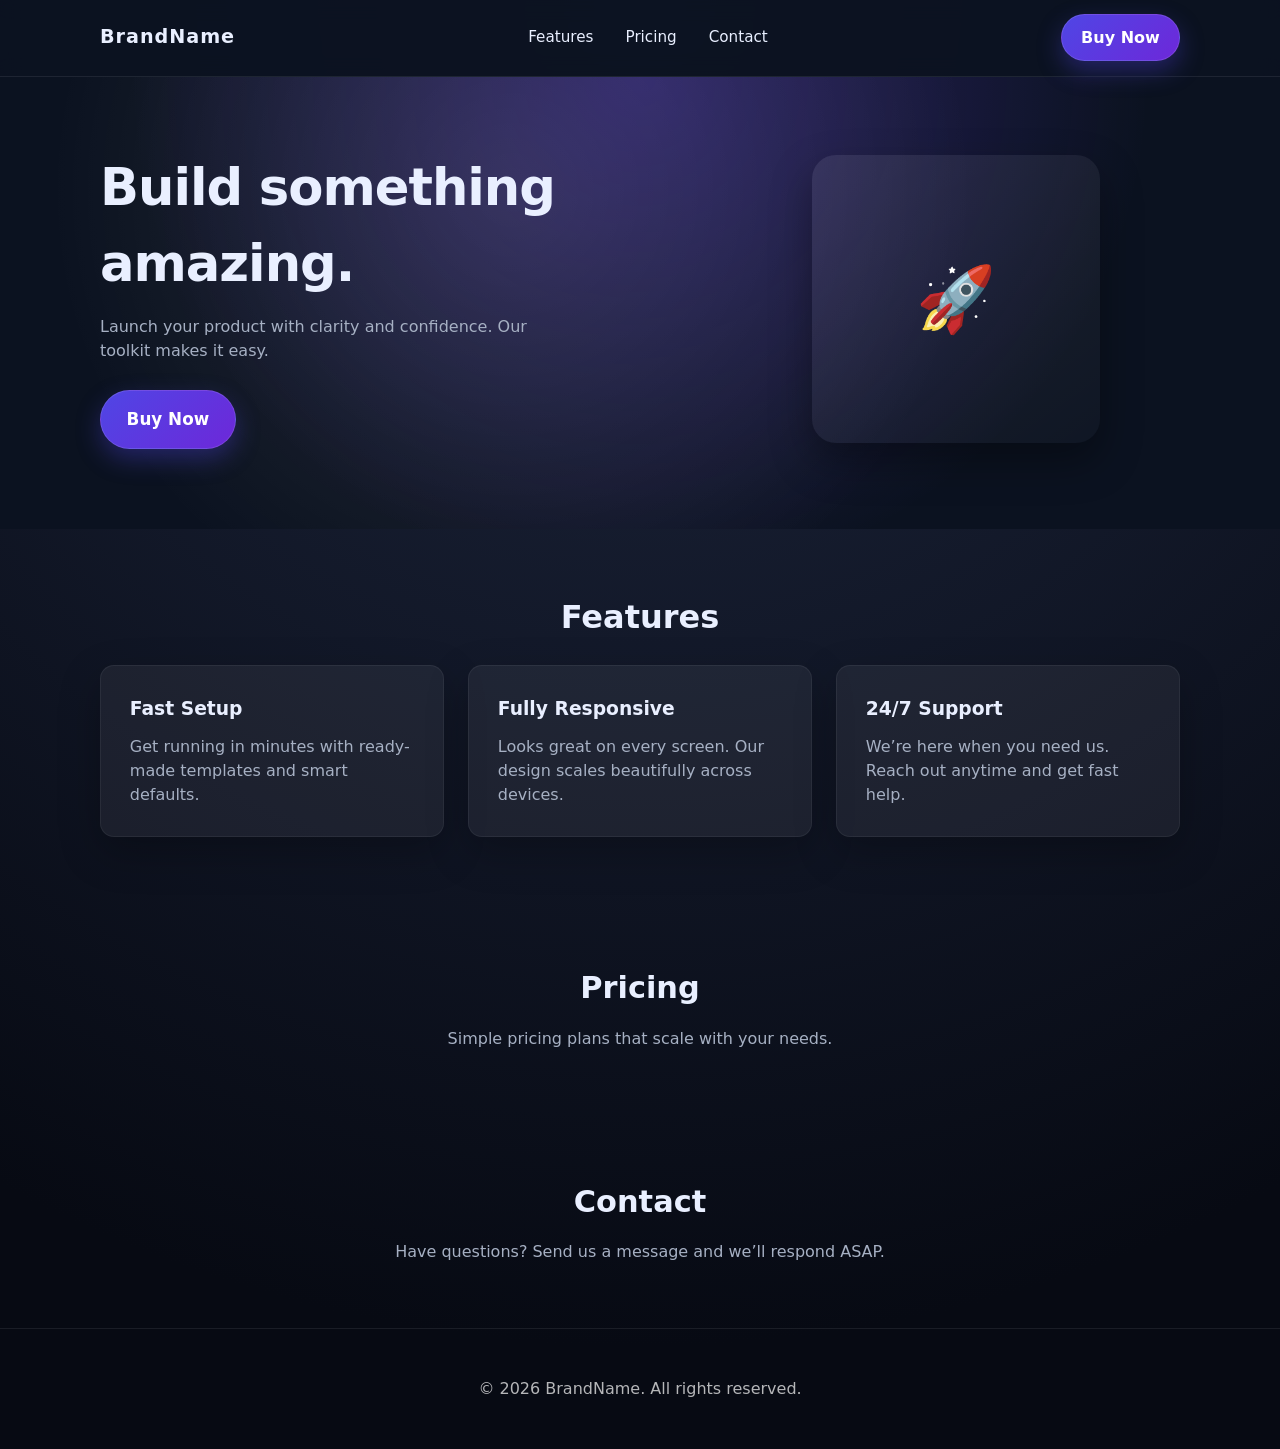
<file: practiseAA/index.html>
<!DOCTYPE html>
<html lang="en">
<head>
  <meta charset="UTF-8" />
  <meta name="viewport" content="width=device-width, initial-scale=1.0" />
  <title>Practice Landing Page</title>
  <link rel="stylesheet" href="src/style.css" />
</head>
<body>
  <header class="site-header">
    <div class="container header-inner">
      <a class="logo" href="#">BrandName</a>
      <nav class="nav" aria-label="Primary">
        <a href="#features">Features</a>
        <a href="#pricing">Pricing</a>
        <a href="#contact">Contact</a>
      </nav>
      <a href="#buy" class="btn btn-primary">Buy Now</a>
    </div>
  </header>

  <main>
    <section class="hero">
      <div class="container hero-inner">
        <div class="hero-text">
          <h1>Build something amazing.</h1>
          <p>Launch your product with clarity and confidence. Our toolkit makes it easy.</p>
          <a id="buy" class="btn btn-primary btn-large" href="#features">Buy Now</a>
        </div>
        <div class="hero-illustration" aria-hidden="true">
          <div class="illustration-card">🚀</div>
        </div>
      </div>
    </section>

    <section id="features" class="features">
      <div class="container">
        <h2>Features</h2>
        <div class="cards">
          <article class="card">
            <h3>Fast Setup</h3>
            <p>Get running in minutes with ready-made templates and smart defaults.</p>
          </article>
          <article class="card">
            <h3>Fully Responsive</h3>
            <p>Looks great on every screen. Our design scales beautifully across devices.</p>
          </article>
          <article class="card">
            <h3>24/7 Support</h3>
            <p>We’re here when you need us. Reach out anytime and get fast help.</p>
          </article>
        </div>
      </div>
    </section>

    <section id="pricing" class="section">
      <div class="container">
        <h2>Pricing</h2>
        <p>Simple pricing plans that scale with your needs.</p>
      </div>
    </section>

    <section id="contact" class="section">
      <div class="container">
        <h2>Contact</h2>
        <p>Have questions? Send us a message and we’ll respond ASAP.</p>
      </div>
    </section>
  </main>

  <footer class="site-footer">
    <div class="container">
      <p>&copy; <span id="year"></span> BrandName. All rights reserved.</p>
    </div>
  </footer>

  <script>
    document.getElementById('year').textContent = new Date().getFullYear();
  </script>
</body>
</html>
</file>
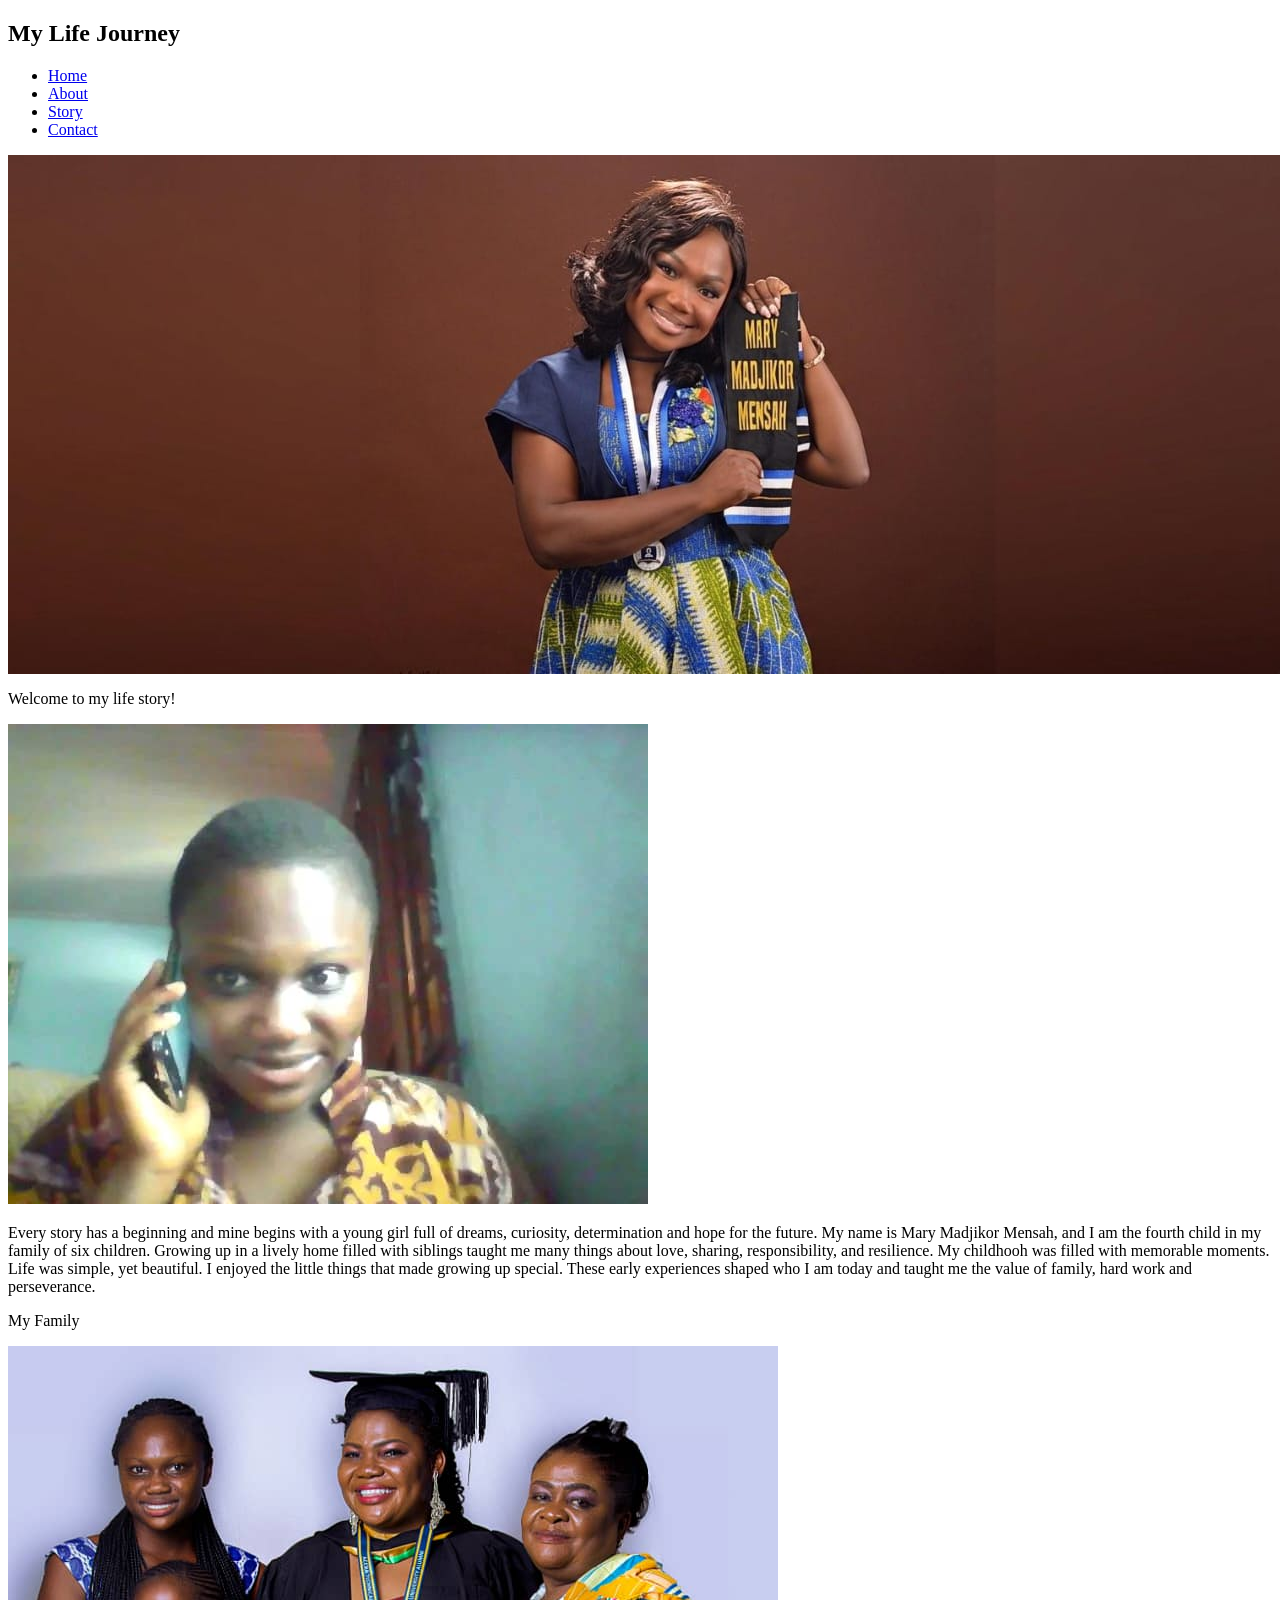
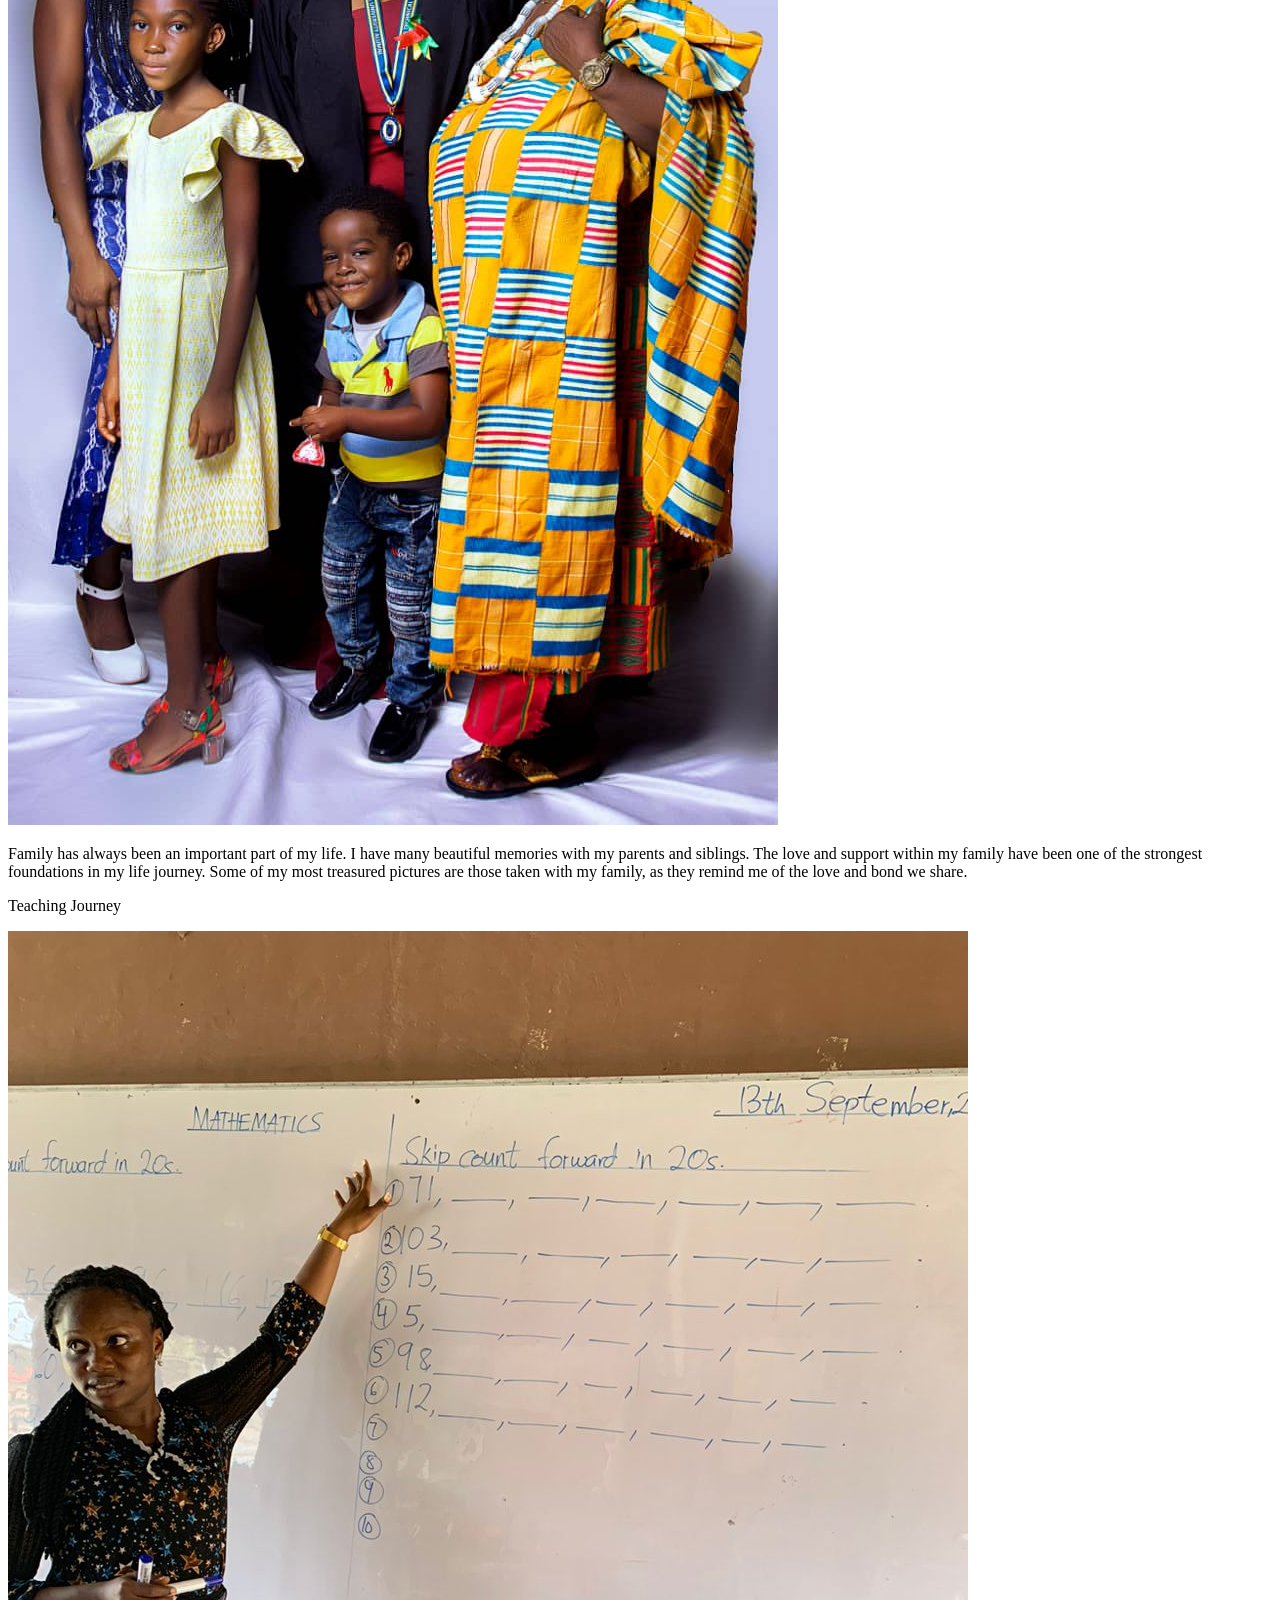
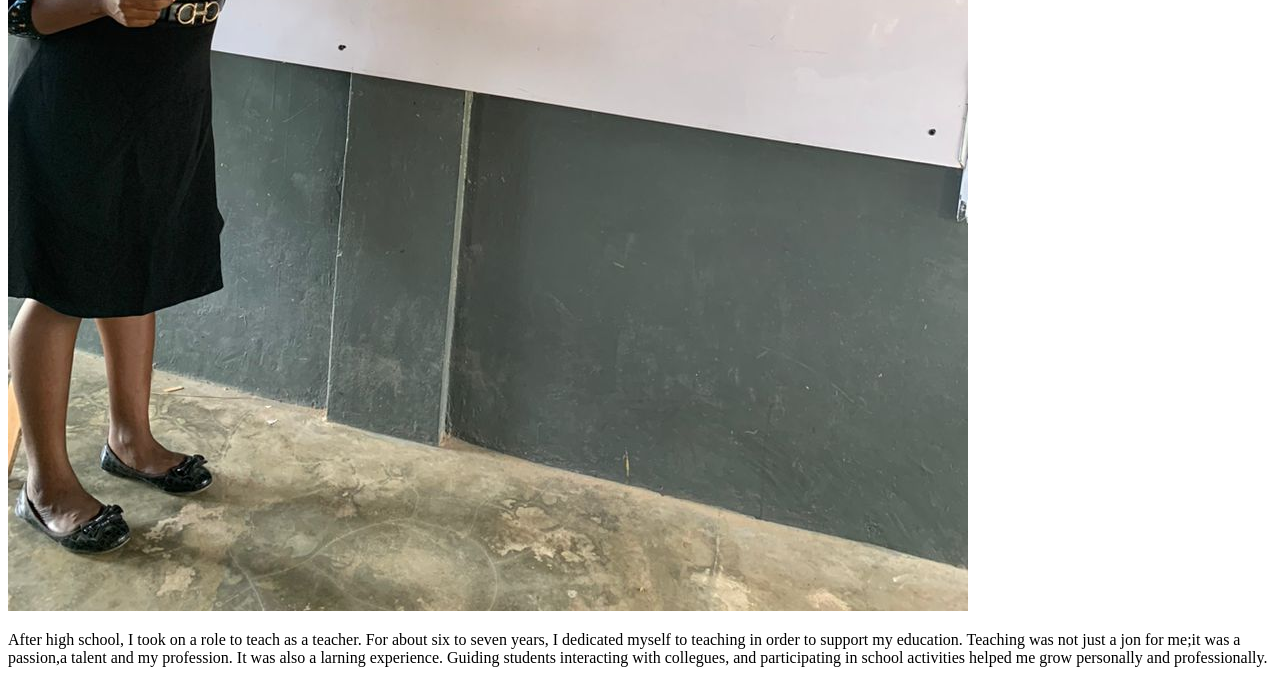
<file: T4G_Flexbox/index.html>
<!DOCTYPE html>
<html lang="en">
<head>
    <meta charset="UTF-8">
    <meta name="viewport" content="width=device-width, initial-scale=1.0">
    <title>My Life Story</title>
    <link rel="stylesheet" href="style.css">
</head>
<body>
    
    <nav>
        <h2>My Life Journey</h2>

        <ul class="menu">
            <li><a href="index.html" target="_blank">Home</a></li>
            <li><a href="about.html" target="_blank">About</a></li>
            <li><a href="story.html" target="_blank">Story</a></li>
            <li><a href="contact.html" target="_blank">Contact</a></li>
        </ul>
    </nav>

    <section class="hero">
        <img src="images/miss hero.jpg" alt="team image">
    </section>

    <section>
        <div>
            <p>Welcome to my life story!</p>
            <img src="images/Madjikor15_yong.jpg" alt="team image">
            <p>Every story has a beginning and mine begins with a young girl full of dreams, curiosity, determination and hope for the future.
                My name is Mary Madjikor Mensah, and I am the fourth child in my family of six children. Growing up in a lively home filled with siblings taught me many things about love, sharing, responsibility, and resilience.
                My childhooh was filled with memorable moments. Life was simple, yet beautiful. I enjoyed the little things that made growing up special. 
                These early experiences shaped who I am today and taught me the value of family, hard work and perseverance. 
            </p>
        </div>

        <div>
            <p>My Family</p>
            <img src="images/Madjikor_fam.jpg" alt="Family image">
            <p>Family has always been an important part of my life. I have many beautiful memories with my parents and siblings.
                The love and support within my family have been one of the strongest foundations in my life journey.
                Some of my most treasured pictures are those taken with my family, as they remind me of the love and bond we share.
            </p>
        </div>

        <div>
            <p>Teaching Journey</p>
            <img src="images/Madjikor_teaching.jpg" alt="Class image">
            <p>After high school, I took on a role to teach as a teacher. For about six to seven years, I dedicated myself to teaching in order to support my education.
                Teaching was not just a jon for me;it was a passion,a talent and my profession. It was also a larning experience. Guiding students interacting with collegues, and participating in school activities helped me grow personally and professionally. 
            </p>

        </div>
    </section> 
    
</body>
</html>
</file>
<file: practiseAA/src/style.css>
/* Global styles */
:root {
  --bg: #0b1220;
  --surface: #0f172a;
  --surface-2: #16223a;
  --text: #e9efff;
  --muted: #a6b0c3;
  --primary: #4f46e5;
  --primary-2: #6d28d9;
  --shadow: rgba(0, 0, 0, 0.35);
  --radius: 14px;
  --max-width: 1080px;
  --gap: 1.25rem;
}

* {
  box-sizing: border-box;
}

body {
  margin: 0;
  font-family: system-ui, -apple-system, BlinkMacSystemFont, "Segoe UI", sans-serif;
  background: radial-gradient(circle at top, #1e273f 0%, #070a13 85%);
  color: var(--text);
  line-height: 1.5;
}

a {
  color: inherit;
  text-decoration: none;
}

.container {
  width: min(100% - 2rem, var(--max-width));
  margin: 0 auto;
}

/* Sticky header */
.site-header {
  position: sticky;
  top: 0;
  z-index: 50;
  background: rgba(11, 18, 32, 0.92);
  border-bottom: 1px solid rgba(255, 255, 255, 0.08);
  backdrop-filter: blur(10px);
}

.header-inner {
  display: flex;
  align-items: center;
  justify-content: space-between;
  padding: 0.9rem 0;
  gap: 1rem;
}

.logo {
  font-weight: 700;
  letter-spacing: 0.05em;
  font-size: 1.2rem;
}

.nav {
  display: flex;
  gap: 1.2rem;
  font-weight: 500;
  font-size: 0.95rem;
}

.nav a {
  padding: 0.35rem 0.4rem;
  border-radius: 999px;
  transition: background 150ms ease, transform 150ms ease;
}

.nav a:hover {
  background: rgba(255, 255, 255, 0.08);
  transform: translateY(-1px);
}

.btn {
  display: inline-flex;
  align-items: center;
  justify-content: center;
  gap: 0.5rem;
  padding: 0.65rem 1.2rem;
  border-radius: 999px;
  border: 1px solid rgba(255, 255, 255, 0.12);
  font-weight: 600;
  cursor: pointer;
  transition: transform 150ms ease, box-shadow 150ms ease, background 150ms ease;
}

.btn-primary {
  background: linear-gradient(135deg, var(--primary), var(--primary-2));
  color: #fff;
  box-shadow: 0 10px 25px rgba(79, 70, 229, 0.35);
}

.btn-primary:hover {
  transform: translateY(-2px);
  box-shadow: 0 14px 30px rgba(79, 70, 229, 0.45);
}

.btn-large {
  padding: 1rem 1.6rem;
  font-size: 1.05rem;
}

/* Hero */
.hero {
  padding: 4.5rem 0 5rem;
  background: radial-gradient(circle at top, rgba(113, 71, 255, 0.3), transparent 65%),
    radial-gradient(circle at 40% 25%, rgba(255, 255, 255, 0.12), transparent 55%),
    var(--bg);
}

.hero-inner {
  display: grid;
  grid-template-columns: 1.3fr 1fr;
  gap: 3rem;
  align-items: center;
}

.hero-text h1 {
  margin: 0 0 0.8rem;
  font-size: clamp(2.3rem, 4vw, 3.2rem);
  letter-spacing: -0.02em;
}

.hero-text p {
  margin: 0 0 1.7rem;
  max-width: 45ch;
  color: var(--muted);
}

.hero-illustration {
  display: flex;
  justify-content: center;
  align-items: center;
}

.illustration-card {
  width: 18rem;
  height: 18rem;
  border-radius: 24px;
  background: linear-gradient(145deg, rgba(255, 255, 255, 0.08), rgba(255, 255, 255, 0.02));
  box-shadow: 0 18px 40px rgba(0, 0, 0, 0.35);
  display: grid;
  place-items: center;
  font-size: 4rem;
}

/* Features */
.features {
  padding: 4rem 0;
}

.features h2 {
  margin: 0 0 1.5rem;
  font-size: 2rem;
  text-align: center;
}

.cards {
  display: grid;
  gap: 1.5rem;
  grid-template-columns: repeat(auto-fit, minmax(230px, 1fr));
}

.card {
  padding: 1.8rem;
  border-radius: var(--radius);
  background: rgba(255, 255, 255, 0.06);
  border: 1px solid rgba(255, 255, 255, 0.06);
  box-shadow: 0 15px 40px rgba(0, 0, 0, 0.25);
  transition: transform 150ms ease, box-shadow 150ms ease;
}

.card:hover {
  transform: translateY(-5px);
  box-shadow: 0 24px 55px rgba(0, 0, 0, 0.35);
}

.card h3 {
  margin: 0 0 0.75rem;
}

.card p {
  margin: 0;
  color: var(--muted);
}

/* Sections */
.section {
  padding: 4rem 0;
}

.section h2 {
  margin: 0 0 1rem;
  font-size: 1.9rem;
  text-align: center;
}

.section p {
  text-align: center;
  max-width: 52ch;
  margin: 0 auto;
  color: var(--muted);
}

/* Footer */
.site-footer {
  padding: 2rem 0;
  border-top: 1px solid rgba(255, 255, 255, 0.08);
  text-align: center;
  color: rgba(255, 255, 255, 0.7);
}

@media (max-width: 880px) {
  .hero-inner {
    grid-template-columns: 1fr;
    gap: 2.5rem;
  }

  .header-inner {
    flex-wrap: wrap;
    justify-content: space-between;
  }

  .nav {
    width: 100%;
    justify-content: center;
    margin-top: 0.5rem;
  }
}
</file>
<file: T4G_Flexbox/style.css>
.hero{
    display: flex;
    width: auto;

}
</file>
